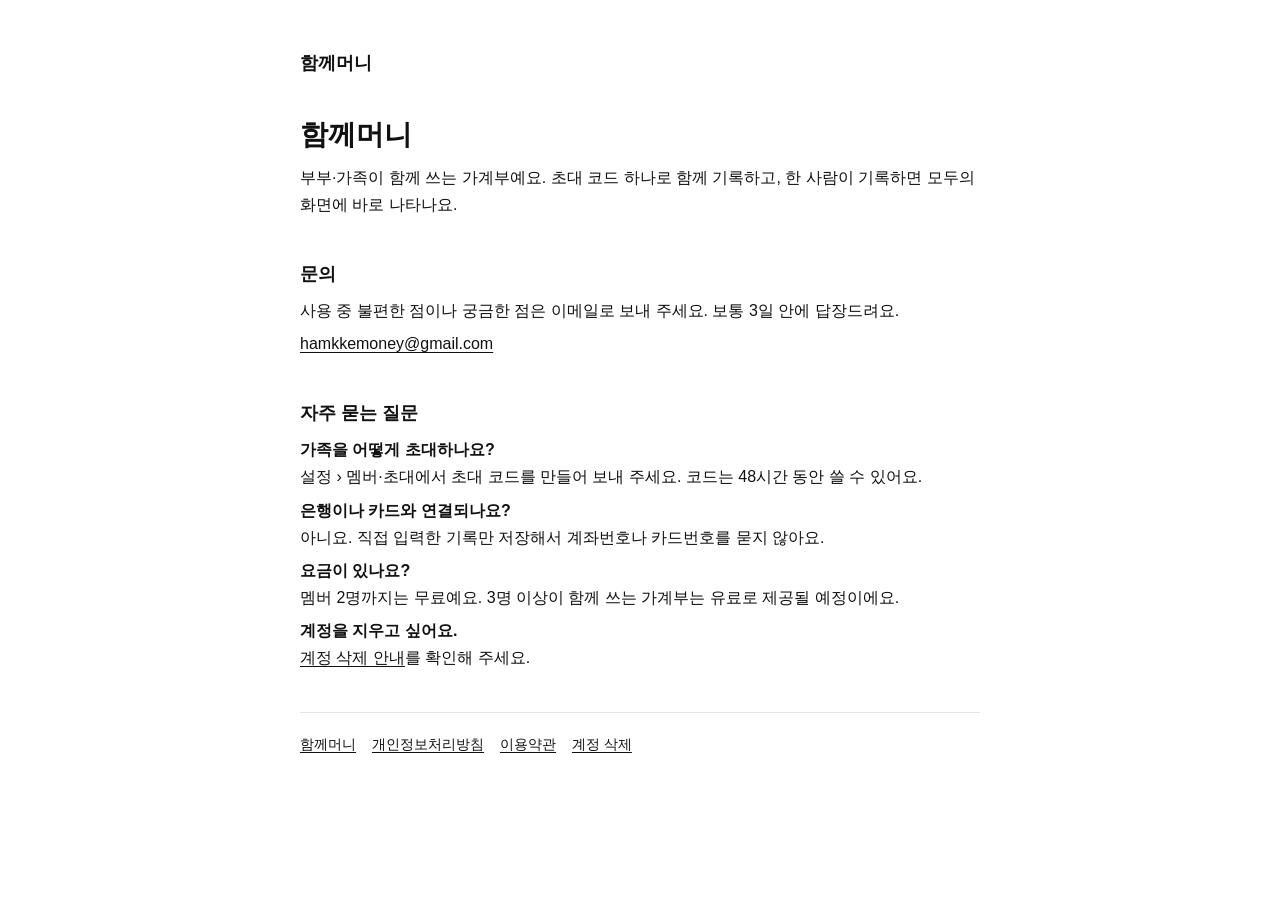
<file: index.html>
<!doctype html><html lang="ko"><head><meta charset="utf-8"><meta name="viewport" content="width=device-width,initial-scale=1"><link rel="stylesheet" href="style.css"><title>함께머니</title></head><body><main>
<header><a href="./">함께머니</a></header>
<h1>함께머니</h1>
<p>부부·가족이 함께 쓰는 가계부예요. 초대 코드 하나로 함께 기록하고, 한 사람이 기록하면 모두의 화면에 바로 나타나요.</p>
<h2>문의</h2>
<p>사용 중 불편한 점이나 궁금한 점은 이메일로 보내 주세요. 보통 3일 안에 답장드려요.</p>
<p><a href="mailto:hamkkemoney@gmail.com">hamkkemoney@gmail.com</a></p>
<h2>자주 묻는 질문</h2>
<p><strong>가족을 어떻게 초대하나요?</strong><br>설정 › 멤버·초대에서 초대 코드를 만들어 보내 주세요. 코드는 48시간 동안 쓸 수 있어요.</p>
<p><strong>은행이나 카드와 연결되나요?</strong><br>아니요. 직접 입력한 기록만 저장해서 계좌번호나 카드번호를 묻지 않아요.</p>
<p><strong>요금이 있나요?</strong><br>멤버 2명까지는 무료예요. 3명 이상이 함께 쓰는 가계부는 유료로 제공될 예정이에요.</p>
<p><strong>계정을 지우고 싶어요.</strong><br><a href="delete-account.html">계정 삭제 안내</a>를 확인해 주세요.</p>
<nav><a href="./">함께머니</a><a href="privacy.html">개인정보처리방침</a><a href="terms.html">이용약관</a><a href="delete-account.html">계정 삭제</a></nav></main></body></html>
</file>
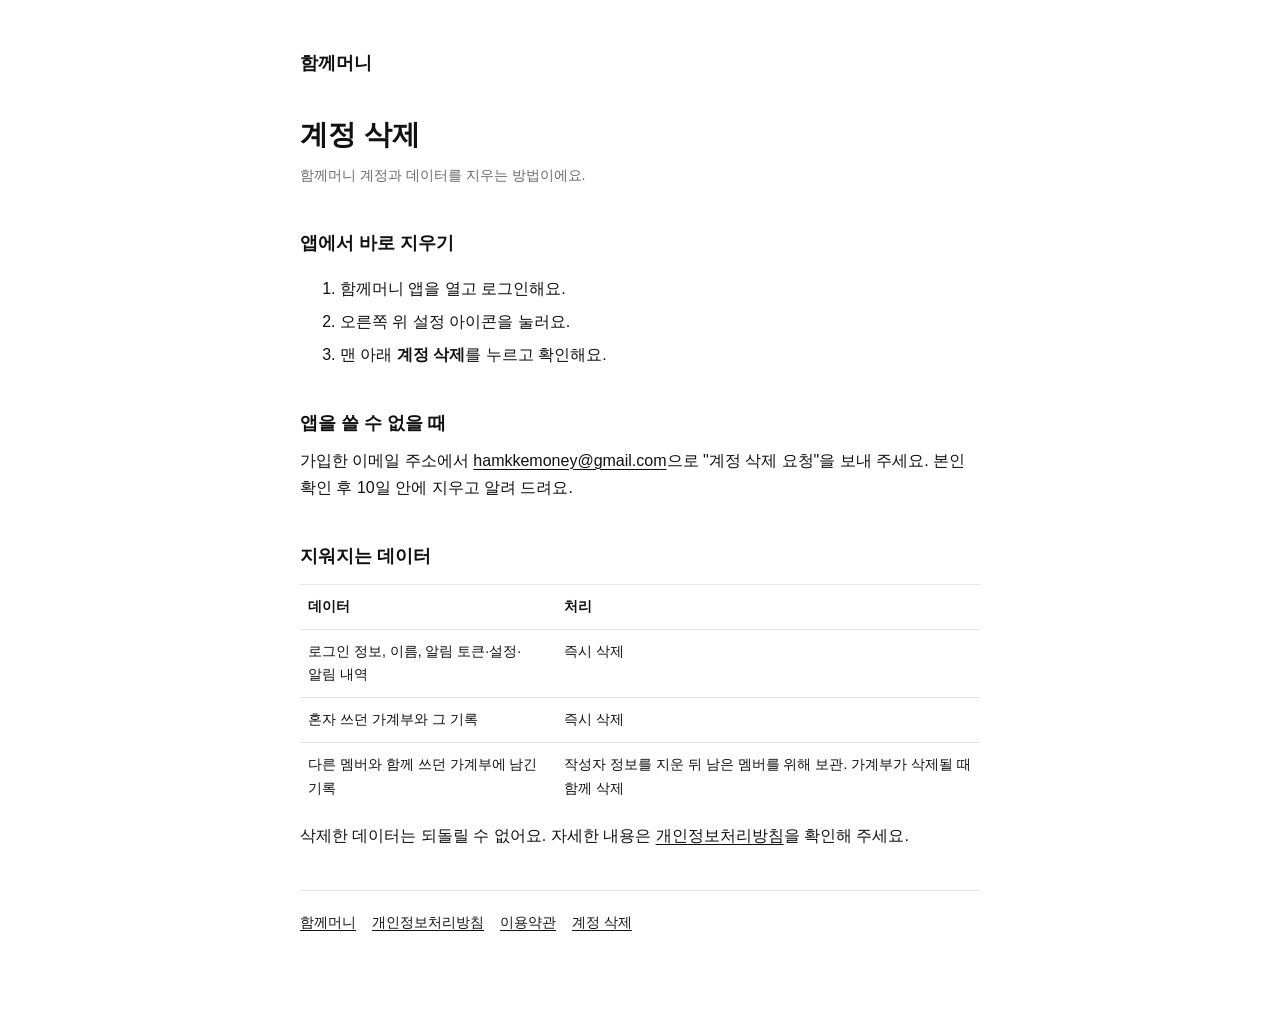
<file: delete-account.html>
<!doctype html><html lang="ko"><head><meta charset="utf-8"><meta name="viewport" content="width=device-width,initial-scale=1"><link rel="stylesheet" href="style.css"><title>계정 삭제 · 함께머니</title></head><body><main>
<header><a href="./">함께머니</a></header>
<h1>계정 삭제</h1>
<p class="muted">함께머니 계정과 데이터를 지우는 방법이에요.</p>
<h2>앱에서 바로 지우기</h2>
<ol><li>함께머니 앱을 열고 로그인해요.</li><li>오른쪽 위 설정 아이콘을 눌러요.</li><li>맨 아래 <strong>계정 삭제</strong>를 누르고 확인해요.</li></ol>
<h2>앱을 쓸 수 없을 때</h2>
<p>가입한 이메일 주소에서 <a href="mailto:hamkkemoney@gmail.com?subject=%EA%B3%84%EC%A0%95%20%EC%82%AD%EC%A0%9C%20%EC%9A%94%EC%B2%AD">hamkkemoney@gmail.com</a>으로 "계정 삭제 요청"을 보내 주세요. 본인 확인 후 10일 안에 지우고 알려 드려요.</p>
<h2>지워지는 데이터</h2>
<table><tr><th>데이터</th><th>처리</th></tr>
<tr><td>로그인 정보, 이름, 알림 토큰·설정·알림 내역</td><td>즉시 삭제</td></tr>
<tr><td>혼자 쓰던 가계부와 그 기록</td><td>즉시 삭제</td></tr>
<tr><td>다른 멤버와 함께 쓰던 가계부에 남긴 기록</td><td>작성자 정보를 지운 뒤 남은 멤버를 위해 보관. 가계부가 삭제될 때 함께 삭제</td></tr>
</table>
<p>삭제한 데이터는 되돌릴 수 없어요. 자세한 내용은 <a href="privacy.html">개인정보처리방침</a>을 확인해 주세요.</p>
<nav><a href="./">함께머니</a><a href="privacy.html">개인정보처리방침</a><a href="terms.html">이용약관</a><a href="delete-account.html">계정 삭제</a></nav></main></body></html>
</file>
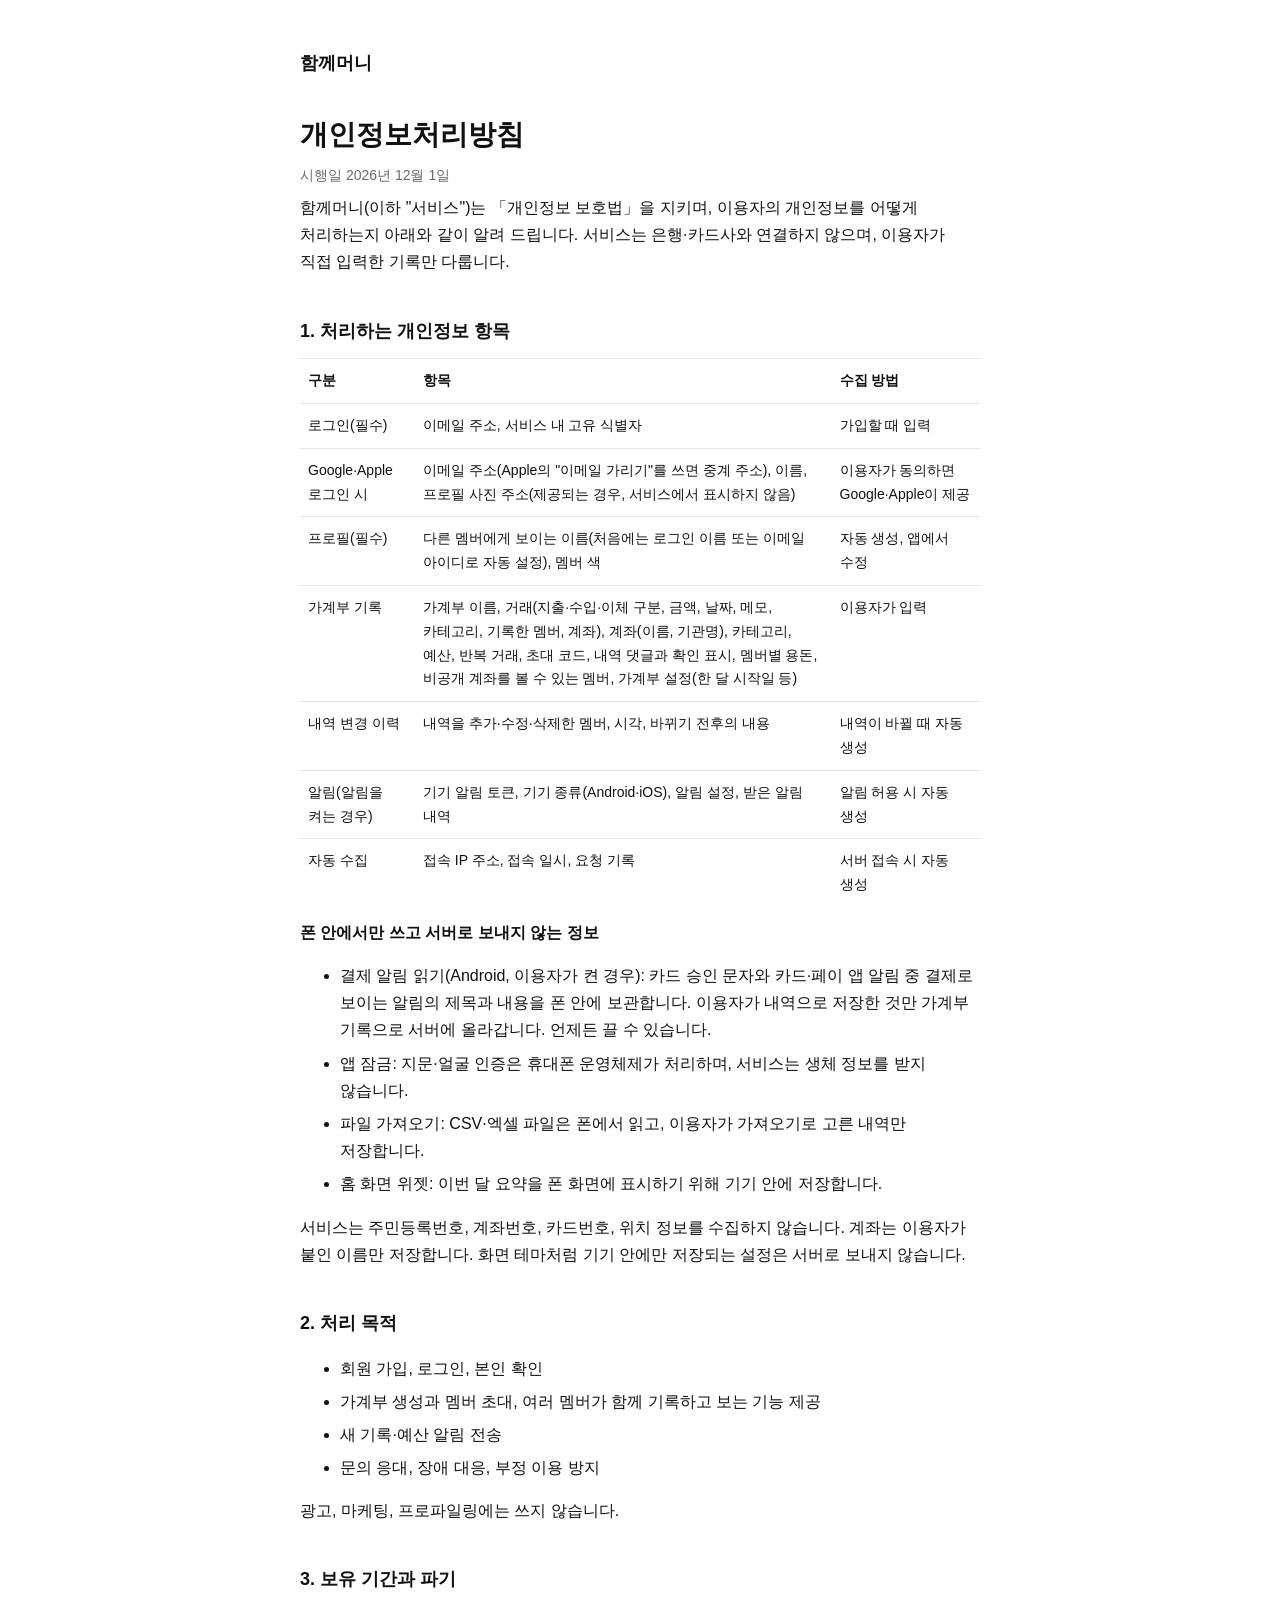
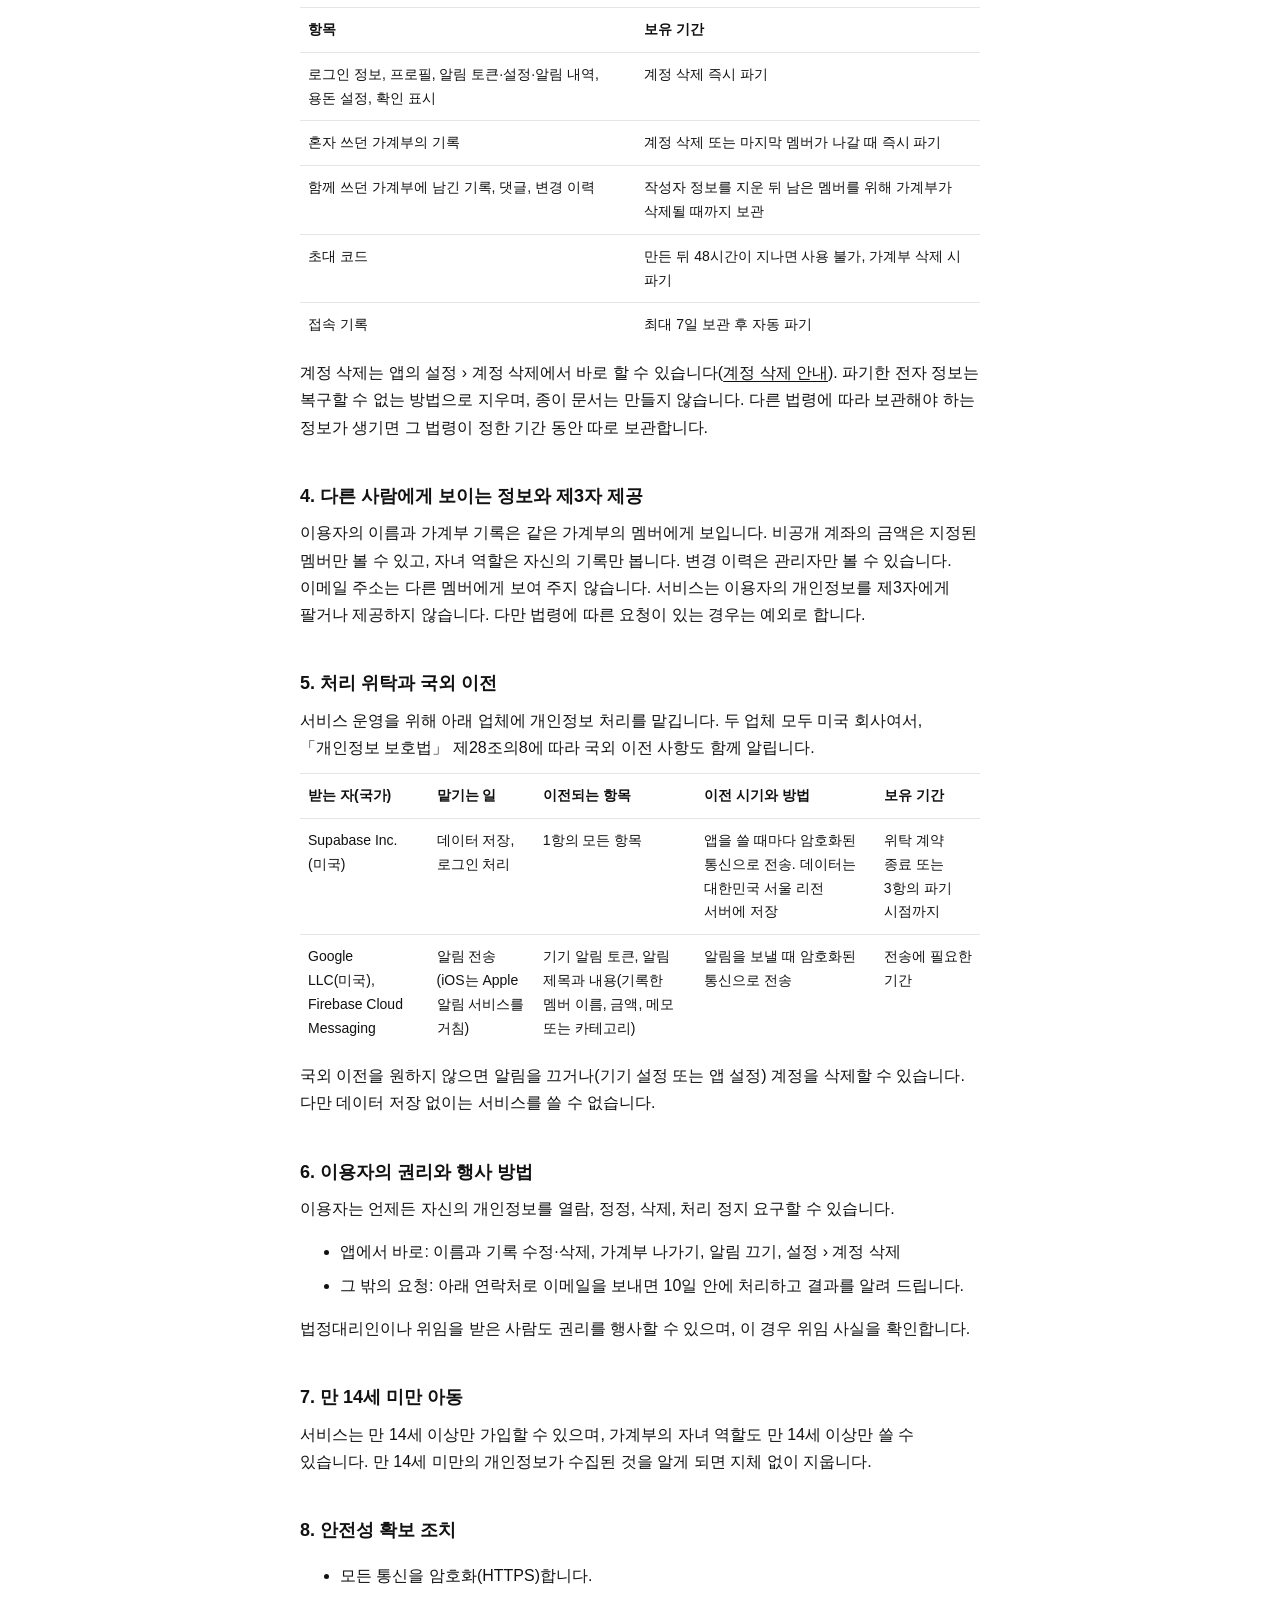
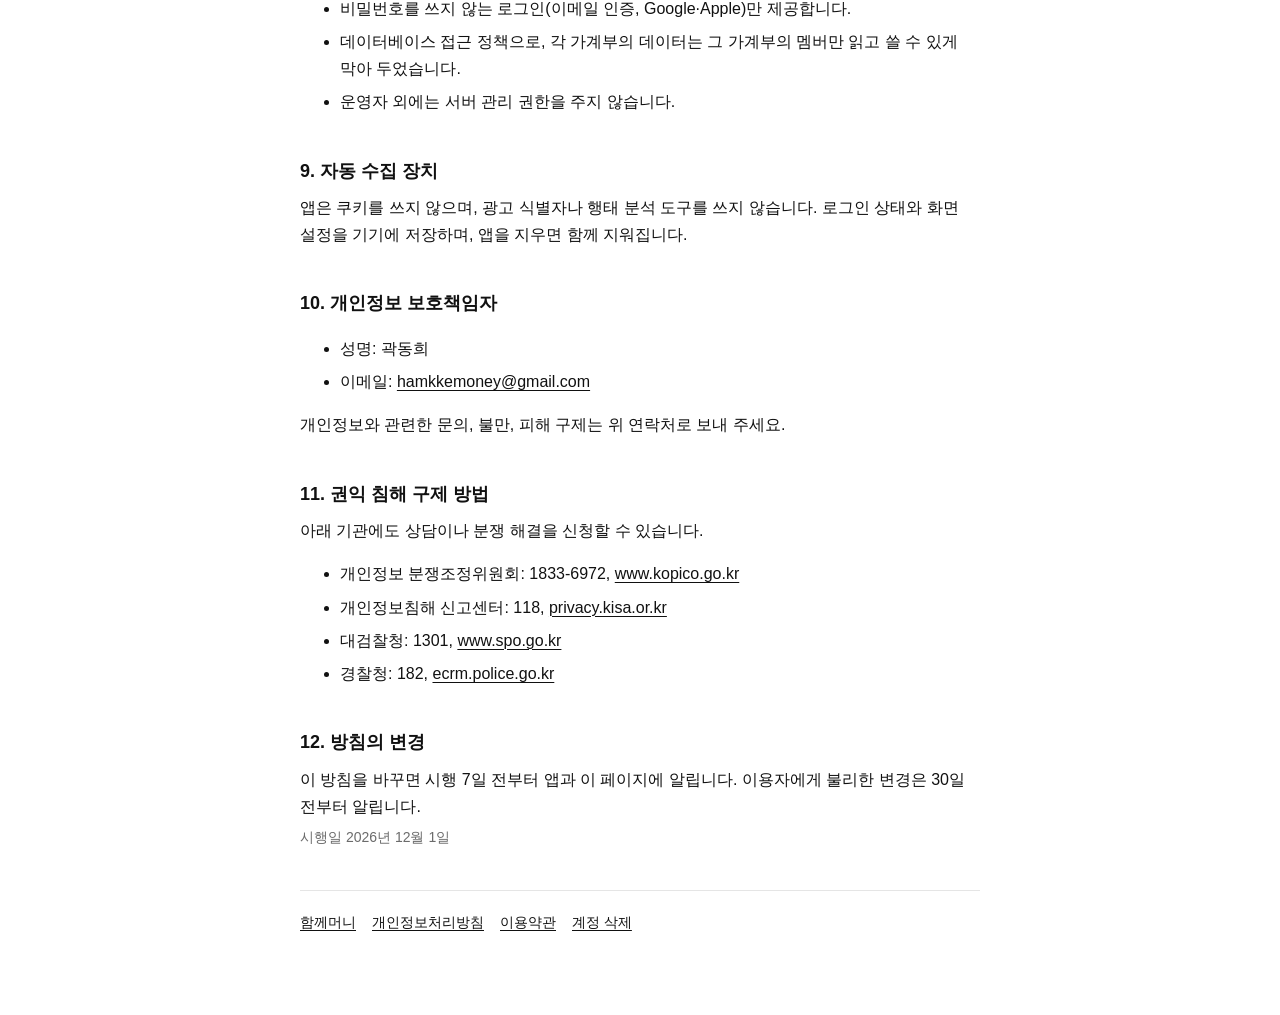
<file: privacy.html>
<!doctype html><html lang="ko"><head><meta charset="utf-8"><meta name="viewport" content="width=device-width,initial-scale=1"><link rel="stylesheet" href="style.css"><title>개인정보처리방침 · 함께머니</title></head><body><main>
<header><a href="./">함께머니</a></header>
<h1>개인정보처리방침</h1>
<p class="muted">시행일 2026년 12월 1일</p>
<p>함께머니(이하 "서비스")는 「개인정보 보호법」을 지키며, 이용자의 개인정보를 어떻게 처리하는지 아래와 같이 알려 드립니다. 서비스는 은행·카드사와 연결하지 않으며, 이용자가 직접 입력한 기록만 다룹니다.</p>

<h2>1. 처리하는 개인정보 항목</h2>
<table><tr><th>구분</th><th>항목</th><th>수집 방법</th></tr>
<tr><td>로그인(필수)</td><td>이메일 주소, 서비스 내 고유 식별자</td><td>가입할 때 입력</td></tr>
<tr><td>Google·Apple 로그인 시</td><td>이메일 주소(Apple의 "이메일 가리기"를 쓰면 중계 주소), 이름, 프로필 사진 주소(제공되는 경우, 서비스에서 표시하지 않음)</td><td>이용자가 동의하면 Google·Apple이 제공</td></tr>
<tr><td>프로필(필수)</td><td>다른 멤버에게 보이는 이름(처음에는 로그인 이름 또는 이메일 아이디로 자동 설정), 멤버 색</td><td>자동 생성, 앱에서 수정</td></tr>
<tr><td>가계부 기록</td><td>가계부 이름, 거래(지출·수입·이체 구분, 금액, 날짜, 메모, 카테고리, 기록한 멤버, 계좌), 계좌(이름, 기관명), 카테고리, 예산, 반복 거래, 초대 코드, 내역 댓글과 확인 표시, 멤버별 용돈, 비공개 계좌를 볼 수 있는 멤버, 가계부 설정(한 달 시작일 등)</td><td>이용자가 입력</td></tr>
<tr><td>내역 변경 이력</td><td>내역을 추가·수정·삭제한 멤버, 시각, 바뀌기 전후의 내용</td><td>내역이 바뀔 때 자동 생성</td></tr>
<tr><td>알림(알림을 켜는 경우)</td><td>기기 알림 토큰, 기기 종류(Android·iOS), 알림 설정, 받은 알림 내역</td><td>알림 허용 시 자동 생성</td></tr>
<tr><td>자동 수집</td><td>접속 IP 주소, 접속 일시, 요청 기록</td><td>서버 접속 시 자동 생성</td></tr>
</table>
<p><strong>폰 안에서만 쓰고 서버로 보내지 않는 정보</strong></p>
<ul><li>결제 알림 읽기(Android, 이용자가 켠 경우): 카드 승인 문자와 카드·페이 앱 알림 중 결제로 보이는 알림의 제목과 내용을 폰 안에 보관합니다. 이용자가 내역으로 저장한 것만 가계부 기록으로 서버에 올라갑니다. 언제든 끌 수 있습니다.</li>
<li>앱 잠금: 지문·얼굴 인증은 휴대폰 운영체제가 처리하며, 서비스는 생체 정보를 받지 않습니다.</li>
<li>파일 가져오기: CSV·엑셀 파일은 폰에서 읽고, 이용자가 가져오기로 고른 내역만 저장합니다.</li>
<li>홈 화면 위젯: 이번 달 요약을 폰 화면에 표시하기 위해 기기 안에 저장합니다.</li></ul>
<p>서비스는 주민등록번호, 계좌번호, 카드번호, 위치 정보를 수집하지 않습니다. 계좌는 이용자가 붙인 이름만 저장합니다. 화면 테마처럼 기기 안에만 저장되는 설정은 서버로 보내지 않습니다.</p>

<h2>2. 처리 목적</h2>
<ul><li>회원 가입, 로그인, 본인 확인</li><li>가계부 생성과 멤버 초대, 여러 멤버가 함께 기록하고 보는 기능 제공</li><li>새 기록·예산 알림 전송</li><li>문의 응대, 장애 대응, 부정 이용 방지</li></ul>
<p>광고, 마케팅, 프로파일링에는 쓰지 않습니다.</p>

<h2>3. 보유 기간과 파기</h2>
<table><tr><th>항목</th><th>보유 기간</th></tr>
<tr><td>로그인 정보, 프로필, 알림 토큰·설정·알림 내역, 용돈 설정, 확인 표시</td><td>계정 삭제 즉시 파기</td></tr>
<tr><td>혼자 쓰던 가계부의 기록</td><td>계정 삭제 또는 마지막 멤버가 나갈 때 즉시 파기</td></tr>
<tr><td>함께 쓰던 가계부에 남긴 기록, 댓글, 변경 이력</td><td>작성자 정보를 지운 뒤 남은 멤버를 위해 가계부가 삭제될 때까지 보관</td></tr>
<tr><td>초대 코드</td><td>만든 뒤 48시간이 지나면 사용 불가, 가계부 삭제 시 파기</td></tr>
<tr><td>접속 기록</td><td>최대 7일 보관 후 자동 파기</td></tr>
</table>
<p>계정 삭제는 앱의 설정 › 계정 삭제에서 바로 할 수 있습니다(<a href="delete-account.html">계정 삭제 안내</a>). 파기한 전자 정보는 복구할 수 없는 방법으로 지우며, 종이 문서는 만들지 않습니다. 다른 법령에 따라 보관해야 하는 정보가 생기면 그 법령이 정한 기간 동안 따로 보관합니다.</p>

<h2>4. 다른 사람에게 보이는 정보와 제3자 제공</h2>
<p>이용자의 이름과 가계부 기록은 같은 가계부의 멤버에게 보입니다. 비공개 계좌의 금액은 지정된 멤버만 볼 수 있고, 자녀 역할은 자신의 기록만 봅니다. 변경 이력은 관리자만 볼 수 있습니다. 이메일 주소는 다른 멤버에게 보여 주지 않습니다. 서비스는 이용자의 개인정보를 제3자에게 팔거나 제공하지 않습니다. 다만 법령에 따른 요청이 있는 경우는 예외로 합니다.</p>

<h2>5. 처리 위탁과 국외 이전</h2>
<p>서비스 운영을 위해 아래 업체에 개인정보 처리를 맡깁니다. 두 업체 모두 미국 회사여서, 「개인정보 보호법」 제28조의8에 따라 국외 이전 사항도 함께 알립니다.</p>
<table><tr><th>받는 자(국가)</th><th>맡기는 일</th><th>이전되는 항목</th><th>이전 시기와 방법</th><th>보유 기간</th></tr>
<tr><td>Supabase Inc.(미국)</td><td>데이터 저장, 로그인 처리</td><td>1항의 모든 항목</td><td>앱을 쓸 때마다 암호화된 통신으로 전송. 데이터는 대한민국 서울 리전 서버에 저장</td><td>위탁 계약 종료 또는 3항의 파기 시점까지</td></tr>
<tr><td>Google LLC(미국), Firebase Cloud Messaging</td><td>알림 전송(iOS는 Apple 알림 서비스를 거침)</td><td>기기 알림 토큰, 알림 제목과 내용(기록한 멤버 이름, 금액, 메모 또는 카테고리)</td><td>알림을 보낼 때 암호화된 통신으로 전송</td><td>전송에 필요한 기간</td></tr>
</table>
<p>국외 이전을 원하지 않으면 알림을 끄거나(기기 설정 또는 앱 설정) 계정을 삭제할 수 있습니다. 다만 데이터 저장 없이는 서비스를 쓸 수 없습니다.</p>

<h2>6. 이용자의 권리와 행사 방법</h2>
<p>이용자는 언제든 자신의 개인정보를 열람, 정정, 삭제, 처리 정지 요구할 수 있습니다.</p>
<ul><li>앱에서 바로: 이름과 기록 수정·삭제, 가계부 나가기, 알림 끄기, 설정 › 계정 삭제</li><li>그 밖의 요청: 아래 연락처로 이메일을 보내면 10일 안에 처리하고 결과를 알려 드립니다.</li></ul>
<p>법정대리인이나 위임을 받은 사람도 권리를 행사할 수 있으며, 이 경우 위임 사실을 확인합니다.</p>

<h2>7. 만 14세 미만 아동</h2>
<p>서비스는 만 14세 이상만 가입할 수 있으며, 가계부의 자녀 역할도 만 14세 이상만 쓸 수 있습니다. 만 14세 미만의 개인정보가 수집된 것을 알게 되면 지체 없이 지웁니다.</p>

<h2>8. 안전성 확보 조치</h2>
<ul><li>모든 통신을 암호화(HTTPS)합니다.</li><li>비밀번호를 쓰지 않는 로그인(이메일 인증, Google·Apple)만 제공합니다.</li><li>데이터베이스 접근 정책으로, 각 가계부의 데이터는 그 가계부의 멤버만 읽고 쓸 수 있게 막아 두었습니다.</li><li>운영자 외에는 서버 관리 권한을 주지 않습니다.</li></ul>

<h2>9. 자동 수집 장치</h2>
<p>앱은 쿠키를 쓰지 않으며, 광고 식별자나 행태 분석 도구를 쓰지 않습니다. 로그인 상태와 화면 설정을 기기에 저장하며, 앱을 지우면 함께 지워집니다.</p>

<h2>10. 개인정보 보호책임자</h2>
<ul><li>성명: 곽동희</li><li>이메일: <a href="mailto:hamkkemoney@gmail.com">hamkkemoney@gmail.com</a></li></ul>
<p>개인정보와 관련한 문의, 불만, 피해 구제는 위 연락처로 보내 주세요.</p>

<h2>11. 권익 침해 구제 방법</h2>
<p>아래 기관에도 상담이나 분쟁 해결을 신청할 수 있습니다.</p>
<ul><li>개인정보 분쟁조정위원회: 1833-6972, <a href="https://www.kopico.go.kr">www.kopico.go.kr</a></li><li>개인정보침해 신고센터: 118, <a href="https://privacy.kisa.or.kr">privacy.kisa.or.kr</a></li><li>대검찰청: 1301, <a href="https://www.spo.go.kr">www.spo.go.kr</a></li><li>경찰청: 182, <a href="https://ecrm.police.go.kr">ecrm.police.go.kr</a></li></ul>

<h2>12. 방침의 변경</h2>
<p>이 방침을 바꾸면 시행 7일 전부터 앱과 이 페이지에 알립니다. 이용자에게 불리한 변경은 30일 전부터 알립니다.</p>
<p class="muted">시행일 2026년 12월 1일</p>
<nav><a href="./">함께머니</a><a href="privacy.html">개인정보처리방침</a><a href="terms.html">이용약관</a><a href="delete-account.html">계정 삭제</a></nav></main></body></html>
</file>
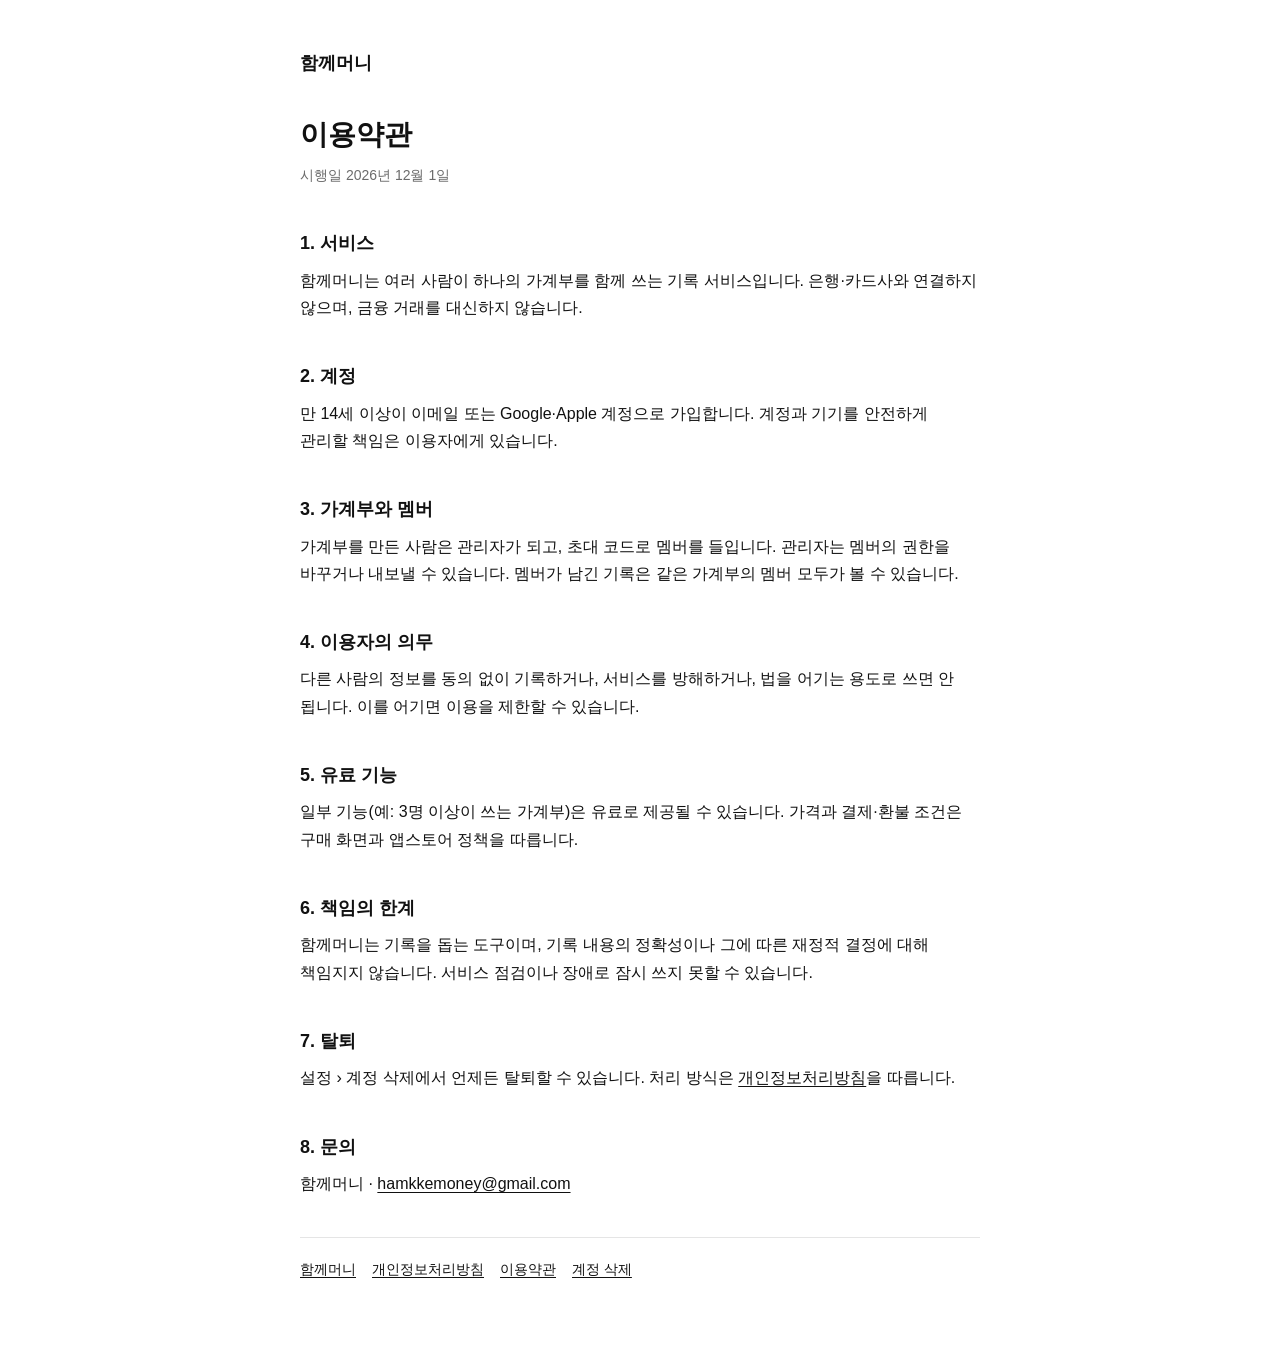
<file: terms.html>
<!doctype html><html lang="ko"><head><meta charset="utf-8"><meta name="viewport" content="width=device-width,initial-scale=1"><link rel="stylesheet" href="style.css"><title>이용약관 · 함께머니</title></head><body><main>
<header><a href="./">함께머니</a></header>
<h1>이용약관</h1>
<p class="muted">시행일 2026년 12월 1일</p>
<h2>1. 서비스</h2>
<p>함께머니는 여러 사람이 하나의 가계부를 함께 쓰는 기록 서비스입니다. 은행·카드사와 연결하지 않으며, 금융 거래를 대신하지 않습니다.</p>
<h2>2. 계정</h2>
<p>만 14세 이상이 이메일 또는 Google·Apple 계정으로 가입합니다. 계정과 기기를 안전하게 관리할 책임은 이용자에게 있습니다.</p>
<h2>3. 가계부와 멤버</h2>
<p>가계부를 만든 사람은 관리자가 되고, 초대 코드로 멤버를 들입니다. 관리자는 멤버의 권한을 바꾸거나 내보낼 수 있습니다. 멤버가 남긴 기록은 같은 가계부의 멤버 모두가 볼 수 있습니다.</p>
<h2>4. 이용자의 의무</h2>
<p>다른 사람의 정보를 동의 없이 기록하거나, 서비스를 방해하거나, 법을 어기는 용도로 쓰면 안 됩니다. 이를 어기면 이용을 제한할 수 있습니다.</p>
<h2>5. 유료 기능</h2>
<p>일부 기능(예: 3명 이상이 쓰는 가계부)은 유료로 제공될 수 있습니다. 가격과 결제·환불 조건은 구매 화면과 앱스토어 정책을 따릅니다.</p>
<h2>6. 책임의 한계</h2>
<p>함께머니는 기록을 돕는 도구이며, 기록 내용의 정확성이나 그에 따른 재정적 결정에 대해 책임지지 않습니다. 서비스 점검이나 장애로 잠시 쓰지 못할 수 있습니다.</p>
<h2>7. 탈퇴</h2>
<p>설정 › 계정 삭제에서 언제든 탈퇴할 수 있습니다. 처리 방식은 <a href="privacy.html">개인정보처리방침</a>을 따릅니다.</p>
<h2>8. 문의</h2>
<p>함께머니 · <a href="mailto:hamkkemoney@gmail.com">hamkkemoney@gmail.com</a></p>
<nav><a href="./">함께머니</a><a href="privacy.html">개인정보처리방침</a><a href="terms.html">이용약관</a><a href="delete-account.html">계정 삭제</a></nav></main></body></html>
</file>
<file: style.css>
:root{--fg:#111;--muted:#6b6b6b;--line:#e5e5e5;--bg:#fff}
@media (prefers-color-scheme:dark){:root{--fg:#f2f2f2;--muted:#9a9a9a;--line:#2a2a2a;--bg:#000}}
*{box-sizing:border-box}
body{margin:0;background:var(--bg);color:var(--fg);font:16px/1.7 -apple-system,BlinkMacSystemFont,"Apple SD Gothic Neo","Pretendard","Noto Sans KR",sans-serif;word-break:keep-all}
main{max-width:720px;margin:0 auto;padding:48px 20px 80px}
header a{color:var(--fg);text-decoration:none;font-weight:700;font-size:18px}
h1{font-size:28px;margin:32px 0 4px}
h2{font-size:18px;margin:40px 0 8px}
p,li{margin:6px 0}
.muted{color:var(--muted);font-size:14px}
a{color:var(--fg);text-underline-offset:3px;text-decoration-thickness:1px}
table{width:100%;border-collapse:collapse;margin:12px 0;font-size:14px;display:block;overflow-x:auto}
th,td{border-top:1px solid var(--line);padding:10px 8px;text-align:left;vertical-align:top}
th{font-weight:600;white-space:nowrap}
nav{display:flex;gap:16px;flex-wrap:wrap;margin-top:40px;padding-top:20px;border-top:1px solid var(--line);font-size:14px}
</file>
